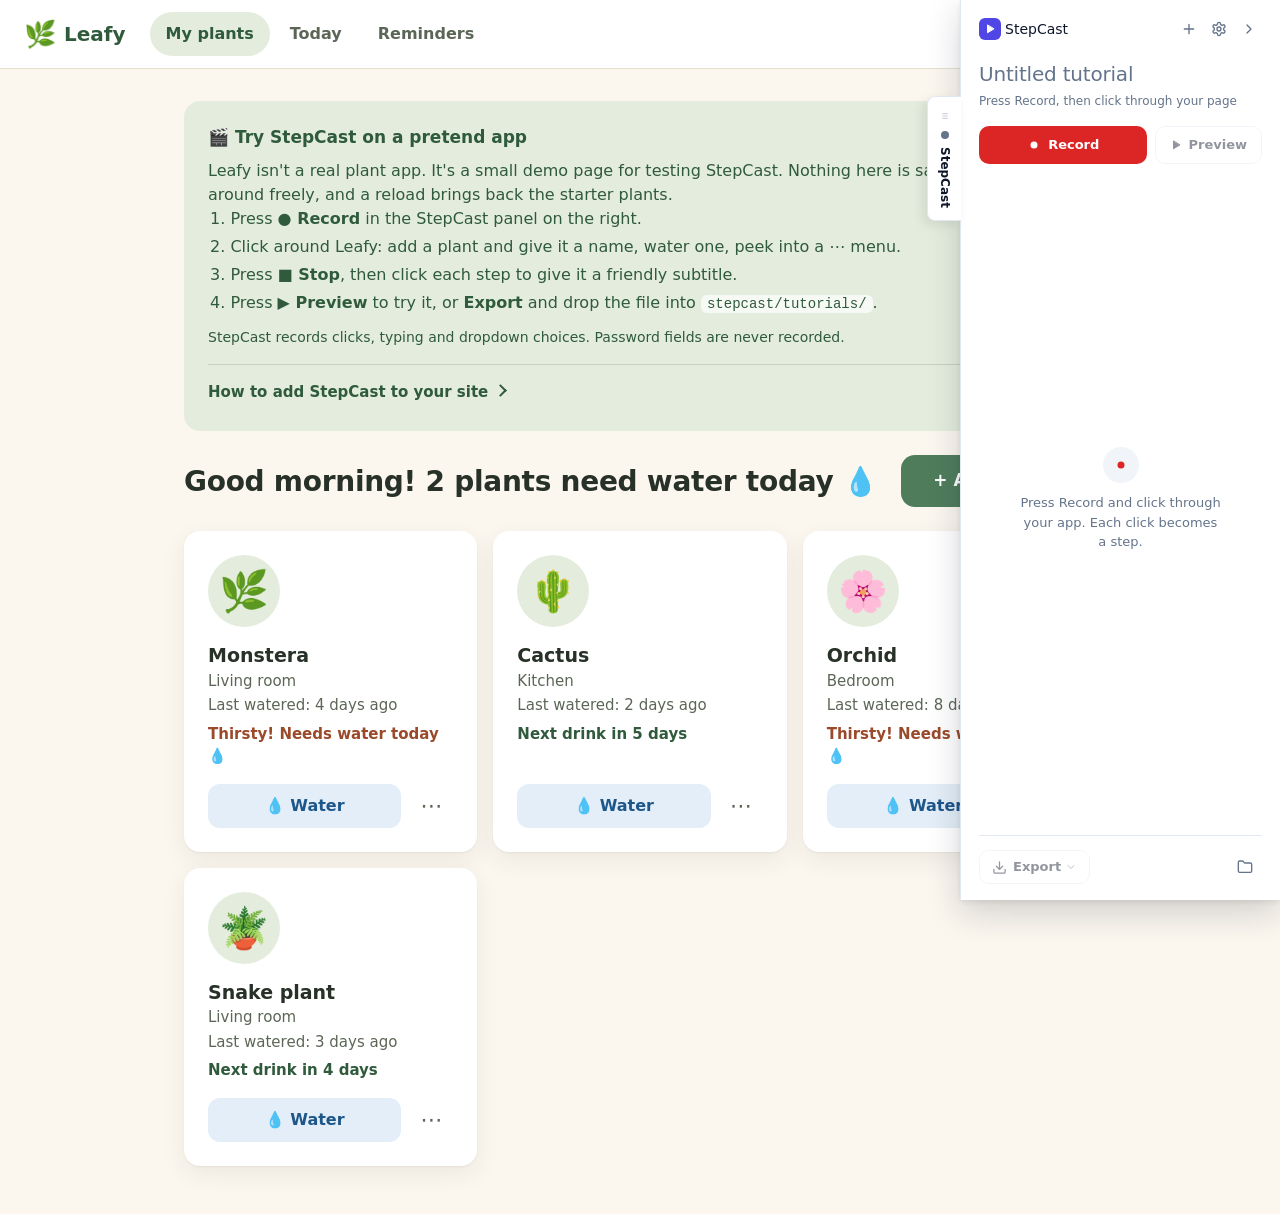
<file: index.html>
<!doctype html>
<html lang="en">
<head>
  <meta charset="utf-8">
  <meta name="viewport" content="width=device-width, initial-scale=1">
  <title>Leafy · your plant care buddy</title>
  <link rel="stylesheet" href="leafy.css">
</head>
<body>
  <header class="topbar">
    <div class="logo"><span class="logo-mark" aria-hidden="true">🌿</span> Leafy</div>
    <div class="tabs" role="tablist" aria-label="Views">
      <button class="tab" type="button" role="tab" id="tab-plants" aria-controls="view-garden" aria-selected="true" data-action="tab-plants">My plants</button>
      <button class="tab" type="button" role="tab" id="tab-today" aria-controls="view-garden" aria-selected="false" data-action="tab-today">Today</button>
      <button class="tab" type="button" role="tab" id="tab-reminders" aria-controls="view-reminders" aria-selected="false" data-action="tab-reminders">Reminders</button>
    </div>
    <button class="profile" type="button" data-action="profile" aria-label="Your profile"><span aria-hidden="true">🧑‍🌾</span></button>
  </header>

  <main class="page">
    <!-- intro:start -->
    <section class="intro" aria-labelledby="intro-title">
      <p class="intro-title" id="intro-title">🎬 Try StepCast on a pretend app</p>
      <p>Leafy isn't a real plant app. It's a small demo page for testing StepCast. Nothing here is saved, so click around freely, and a reload brings back the starter plants.</p>
      <ol>
        <li>Press <strong>● Record</strong> in the StepCast panel on the right.</li>
        <li>Click around Leafy: add a plant and give it a name, water one, peek into a ⋯ menu.</li>
        <li>Press <strong>■ Stop</strong>, then click each step to give it a friendly subtitle.</li>
        <li>Press <strong>▶ Preview</strong> to try it, or <strong>Export</strong> and drop the file into <code>stepcast/tutorials/</code>.</li>
      </ol>
      <p class="intro-note">StepCast records clicks, typing and dropdown choices. Password fields are never recorded.</p>
      <details class="install">
        <summary class="install-summary">How to add StepCast to your site</summary>
        <ol class="install-steps">
          <li><strong>Copy the stepcast/ folder</strong> into your project. Any folder works, just keep everything inside it together.</li>
          <li><strong>While making tutorials</strong>, add the recorder to your page:
            <pre class="code-block"><code>&lt;script src="stepcast/stepcast-recorder.js"&gt;&lt;/script&gt;</code></pre>
          </li>
          <li><strong>On your live site</strong>, add only the player. Never the recorder.
            <pre class="code-block"><code>&lt;script src="stepcast/stepcast-player.js"&gt;&lt;/script&gt;</code></pre>
          </li>
          <li><strong>Start a tutorial</strong> with a link:
            <pre class="code-block"><code>&lt;a href="#" data-tutorial="add-a-plant"&gt;Show me how&lt;/a&gt;</code></pre>
          </li>
        </ol>
        <p class="intro-note">Serve your pages over http, not by opening the file directly. Change the paths above if you put the folder somewhere else. More in stepcast/README.md.</p>
      </details>
    </section>
    <!-- intro:end -->

    <div class="hero">
      <h1 class="greeting" id="greeting">Good morning!</h1>
      <button class="btn btn-primary btn-big" type="button" data-action="add-plant">+ Add a plant</button>
    </div>

    <section id="view-garden" role="tabpanel" aria-labelledby="tab-plants">
      <div class="garden" id="garden"></div>
      <div class="empty" id="garden-empty" hidden></div>
    </section>

    <section id="view-reminders" role="tabpanel" aria-labelledby="tab-reminders" hidden>
      <h2 class="reminders-title">Upcoming waterings</h2>
      <ol class="reminders" id="reminder-list"></ol>
    </section>
  </main>

  <!-- A plain div overlay, not <dialog>.showModal(): StepCast's overlay can't sit above a native modal. -->
  <div class="popup-backdrop" id="add-popup" hidden>
    <div class="popup" role="dialog" aria-modal="true" aria-labelledby="add-popup-title">
      <h2 class="popup-title" id="add-popup-title">Let's add a plant 🌱</h2>
      <fieldset class="field">
        <legend class="field-label">Pick an emoji</legend>
        <div class="chips" id="emoji-chips"></div>
      </fieldset>
      <label class="field">
        <span class="field-label">Name</span>
        <input id="new-plant-name" type="text" data-action="new-plant-name" autocomplete="off" maxlength="40">
      </label>
      <fieldset class="field">
        <legend class="field-label">Which room?</legend>
        <div class="chips" id="room-chips"></div>
      </fieldset>
      <fieldset class="field">
        <legend class="field-label">How often does it like a drink?</legend>
        <div class="chips" id="water-chips"></div>
      </fieldset>
      <div class="popup-actions">
        <button class="btn" type="button" data-action="cancel-add">Cancel</button>
        <button class="btn btn-primary" type="button" data-action="save-plant">Save plant</button>
      </div>
    </div>
  </div>

  <div class="toast" id="toast" role="status" aria-live="polite"></div>

  <script src="stepcast/stepcast-recorder.js" data-stable-attrs="data-action"></script>
  <script src="leafy.js"></script>
</body>
</html>
</file>
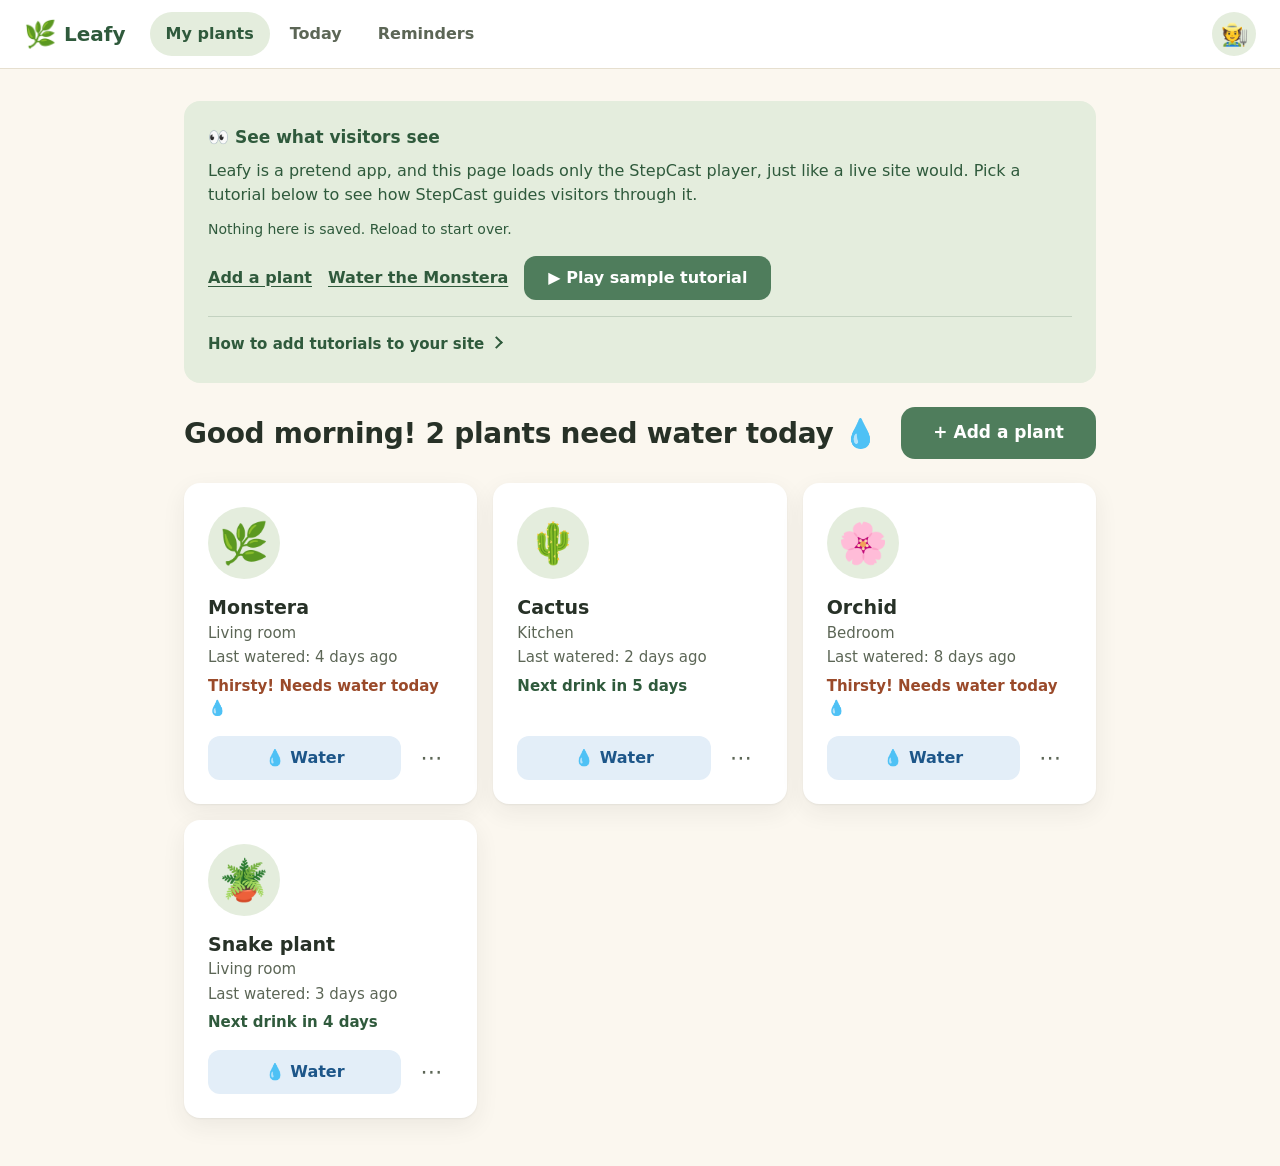
<file: player-demo.html>
<!doctype html>
<html lang="en">
<head>
  <meta charset="utf-8">
  <meta name="viewport" content="width=device-width, initial-scale=1">
  <title>Leafy · your plant care buddy</title>
  <link rel="stylesheet" href="leafy.css">
</head>
<body>
  <header class="topbar">
    <div class="logo"><span class="logo-mark" aria-hidden="true">🌿</span> Leafy</div>
    <div class="tabs" role="tablist" aria-label="Views">
      <button class="tab" type="button" role="tab" id="tab-plants" aria-controls="view-garden" aria-selected="true" data-action="tab-plants">My plants</button>
      <button class="tab" type="button" role="tab" id="tab-today" aria-controls="view-garden" aria-selected="false" data-action="tab-today">Today</button>
      <button class="tab" type="button" role="tab" id="tab-reminders" aria-controls="view-reminders" aria-selected="false" data-action="tab-reminders">Reminders</button>
    </div>
    <button class="profile" type="button" data-action="profile" aria-label="Your profile"><span aria-hidden="true">🧑‍🌾</span></button>
  </header>

  <main class="page">
    <!-- intro:start -->
    <section class="intro" aria-labelledby="intro-title">
      <p class="intro-title" id="intro-title">👀 See what visitors see</p>
      <p>Leafy is a pretend app, and this page loads only the StepCast player, just like a live site would. Pick a tutorial below to see how StepCast guides visitors through it.</p>
      <p class="intro-note">Nothing here is saved. Reload to start over.</p>
      <div class="intro-actions">
        <a class="intro-link" href="#" data-action="play-tutorial-add-a-plant" data-tutorial="add-a-plant">Add a plant</a>
        <a class="intro-link" href="#" data-action="play-tutorial-water-a-plant" data-tutorial="water-a-plant">Water the Monstera</a>
        <button class="btn btn-primary" type="button" data-action="play-sample" data-stepcast-ignore>▶ Play sample tutorial</button>
      </div>
      <details class="install">
        <summary class="install-summary">How to add tutorials to your site</summary>
        <ol class="install-steps">
          <li><strong>Copy the stepcast/ folder</strong> into your project, with your tutorials in stepcast/tutorials/.</li>
          <li><strong>Add the player</strong> to your page:
            <pre class="code-block"><code>&lt;script src="stepcast/stepcast-player.js"&gt;&lt;/script&gt;</code></pre>
          </li>
          <li><strong>Start a tutorial</strong> with a link:
            <pre class="code-block"><code>&lt;a href="#" data-tutorial="add-a-plant"&gt;Show me how&lt;/a&gt;</code></pre>
          </li>
        </ol>
        <p class="intro-note">Serve your pages over http, not by opening the file directly. More in stepcast/README.md.</p>
      </details>
    </section>
    <!-- intro:end -->

    <div class="hero">
      <h1 class="greeting" id="greeting">Good morning!</h1>
      <button class="btn btn-primary btn-big" type="button" data-action="add-plant">+ Add a plant</button>
    </div>

    <section id="view-garden" role="tabpanel" aria-labelledby="tab-plants">
      <div class="garden" id="garden"></div>
      <div class="empty" id="garden-empty" hidden></div>
    </section>

    <section id="view-reminders" role="tabpanel" aria-labelledby="tab-reminders" hidden>
      <h2 class="reminders-title">Upcoming waterings</h2>
      <ol class="reminders" id="reminder-list"></ol>
    </section>
  </main>

  <!-- A plain div overlay, not <dialog>.showModal(): StepCast's overlay can't sit above a native modal. -->
  <div class="popup-backdrop" id="add-popup" hidden>
    <div class="popup" role="dialog" aria-modal="true" aria-labelledby="add-popup-title">
      <h2 class="popup-title" id="add-popup-title">Let's add a plant 🌱</h2>
      <fieldset class="field">
        <legend class="field-label">Pick an emoji</legend>
        <div class="chips" id="emoji-chips"></div>
      </fieldset>
      <label class="field">
        <span class="field-label">Name</span>
        <input id="new-plant-name" type="text" data-action="new-plant-name" autocomplete="off" maxlength="40">
      </label>
      <fieldset class="field">
        <legend class="field-label">Which room?</legend>
        <div class="chips" id="room-chips"></div>
      </fieldset>
      <fieldset class="field">
        <legend class="field-label">How often does it like a drink?</legend>
        <div class="chips" id="water-chips"></div>
      </fieldset>
      <div class="popup-actions">
        <button class="btn" type="button" data-action="cancel-add">Cancel</button>
        <button class="btn btn-primary" type="button" data-action="save-plant">Save plant</button>
      </div>
    </div>
  </div>

  <div class="toast" id="toast" role="status" aria-live="polite"></div>

  <script src="stepcast/stepcast-player.js"></script>
  <script src="leafy.js"></script>
</body>
</html>
</file>
<file: leafy.css>
/* Leafy: a tiny, friendly plant care app used to demo StepCast. Shared by index.html and player-demo.html. */

:root {
  /* Light theme. Every color is a variable so a dark theme can be added later by overriding these. */
  --bg: #fbf7ef;            /* cream page */
  --surface: #ffffff;
  --surface-sunk: #f4efe3;
  --ink: #273127;
  --ink-soft: #5c6656;      /* 6.0:1 on white, 5.6:1 on cream */
  --line: #e6dfcf;
  --sage: #4f7d5c;          /* main color; white text on it is 4.75:1 */
  --sage-strong: #406a4c;
  --sage-soft: #e4eddd;
  --sage-ink: #2f5a3c;
  --water-soft: #e3eef8;
  --water-ink: #1d5689;
  --thirsty-ink: #9a4a2a;
  --danger-ink: #a33d28;
  --toast-bg: #273127;
  --toast-ink: #fbf7ef;
  --backdrop: rgba(39, 49, 39, 0.35);
  --code-bg: rgba(255, 255, 255, 0.7);   /* code on the sage intro card */
  --sage-line: rgba(47, 90, 60, 0.18);   /* dividers on the sage intro card */

  --radius-sm: 12px;
  --radius: 14px;
  --radius-lg: 16px;
  --shadow: 0 1px 2px rgba(39, 49, 39, 0.06), 0 8px 24px rgba(39, 49, 39, 0.07);
  --shadow-pop: 0 12px 40px rgba(39, 49, 39, 0.18);
  --focus: 0 0 0 3px var(--surface), 0 0 0 5px var(--sage);

  --space-1: 4px;
  --space-2: 8px;
  --space-3: 12px;
  --space-4: 16px;
  --space-5: 24px;
  --space-6: 32px;
  --space-7: 48px;
}

* { box-sizing: border-box; }

body {
  margin: 0;
  background: var(--bg);
  color: var(--ink);
  font: 16px/1.5 system-ui, -apple-system, "Segoe UI", Roboto, sans-serif;
}

h1, h2, h3, p, ol, ul { margin: 0; }
button, input { font: inherit; color: inherit; }
button { cursor: pointer; }
:focus-visible { outline: none; box-shadow: var(--focus); }
[hidden] { display: none !important; }

.sr-only {
  position: absolute;
  width: 1px;
  height: 1px;
  overflow: hidden;
  clip: rect(0 0 0 0);
  white-space: nowrap;
}

/* ---------------------------------------------------------------- buttons */

.btn {
  display: inline-flex;
  align-items: center;
  justify-content: center;
  gap: var(--space-2);
  min-height: 44px;
  padding: 0 var(--space-5);
  border: 0;
  border-radius: var(--radius-sm);
  background: var(--surface-sunk);
  font-weight: 600;
  white-space: nowrap;
}
.btn:hover { background: var(--line); }

.btn-primary { background: var(--sage); color: #fff; }
.btn-primary:hover { background: var(--sage-strong); }

.btn-big { min-height: 52px; padding: 0 var(--space-6); font-size: 17px; border-radius: var(--radius); }

.btn-water { flex: 1; background: var(--water-soft); color: var(--water-ink); }
.btn-water:hover { background: #d3e4f3; }

.btn-icon {
  width: 44px;
  height: 44px;
  padding: 0;
  border: 0;
  border-radius: var(--radius-sm);
  background: transparent;
  font-size: 22px;
  line-height: 1;
  color: var(--ink-soft);
}
.btn-icon:hover, .btn-icon[aria-expanded="true"] { background: var(--surface-sunk); color: var(--ink); }

/* ---------------------------------------------------------------- top bar */

.topbar {
  display: flex;
  flex-wrap: wrap;
  align-items: center;
  gap: var(--space-3) var(--space-5);
  padding: var(--space-3) var(--space-5);
  background: var(--surface);
  border-bottom: 1px solid var(--line);
}

.logo { display: flex; align-items: center; gap: var(--space-2); font-size: 20px; font-weight: 800; color: var(--sage-ink); }
.logo-mark { font-size: 26px; }

.tabs { display: flex; gap: var(--space-1); flex: 1; }
.tab {
  min-height: 44px;
  padding: 0 var(--space-4);
  border: 0;
  border-radius: 999px;
  background: transparent;
  color: var(--ink-soft);
  font-weight: 600;
}
.tab:hover { background: var(--surface-sunk); color: var(--ink); }
.tab[aria-selected="true"] { background: var(--sage-soft); color: var(--sage-ink); }

.profile {
  width: 44px;
  height: 44px;
  border: 0;
  border-radius: 50%;
  background: var(--sage-soft);
  font-size: 22px;
}
.profile:hover { background: #d6e3cc; }

/* ------------------------------------------------------------------- page */

.page {
  max-width: 960px;
  margin: 0 auto;
  padding: var(--space-6) var(--space-5) var(--space-7);
  display: flex;
  flex-direction: column;
  gap: var(--space-5);
}

.intro {
  padding: var(--space-5);
  border-radius: var(--radius-lg);
  background: var(--sage-soft);
  color: var(--sage-ink);
}
.intro-title { font-weight: 700; font-size: 17px; margin-bottom: var(--space-2); }
.intro ol { padding-left: 1.4em; display: grid; gap: var(--space-1); }
.intro code { font-size: 14px; background: var(--code-bg); padding: 1px 6px; border-radius: 6px; }
.intro-note { margin-top: var(--space-3); font-size: 14px; }
.intro-actions { display: flex; flex-wrap: wrap; align-items: center; gap: var(--space-2) var(--space-4); margin-top: var(--space-4); }
.intro-link { color: var(--sage-ink); font-weight: 600; text-underline-offset: 3px; }

/* "How to add StepCast": a native <details>, closed by default, no JavaScript. */
.install { margin-top: var(--space-4); padding-top: var(--space-3); border-top: 1px solid var(--sage-line); }
.install-summary {
  display: inline-flex;
  align-items: center;
  gap: var(--space-2);
  padding: var(--space-1) 0;
  border-radius: 6px;
  font-weight: 700;
  font-size: 15px;
  cursor: pointer;
  list-style: none; /* hide the default triangle (Firefox) */
}
.install-summary::-webkit-details-marker { display: none; } /* and in Safari/Chrome */
.install-summary::after {
  content: "";
  width: 7px;
  height: 7px;
  margin-top: -2px;
  border-right: 2px solid currentColor;
  border-bottom: 2px solid currentColor;
  transform: rotate(-45deg); /* pointing right while closed */
  transition: transform 0.15s ease;
}
.install[open] > .install-summary::after { transform: rotate(45deg); margin-top: -4px; } /* pointing down */
.install ol.install-steps { margin-top: var(--space-3); gap: var(--space-3); }
.install-steps > li { min-width: 0; } /* lets code blocks scroll instead of widening the card */
.code-block {
  margin: var(--space-2) 0 0;
  padding: var(--space-2) var(--space-3);
  overflow-x: auto;
  border-radius: 8px;
  background: var(--code-bg);
  font: 13px/1.5 ui-monospace, SFMono-Regular, Menlo, monospace;
  white-space: pre;
}
.intro .code-block code { padding: 0; background: none; font: inherit; }

@media (prefers-reduced-motion: reduce) {
  .install-summary::after { transition: none; }
}

.hero {
  display: flex;
  flex-wrap: wrap;
  align-items: center;
  justify-content: space-between;
  gap: var(--space-4);
}
.greeting { font-size: clamp(22px, 3.2vw, 28px); line-height: 1.25; font-weight: 750; letter-spacing: -0.01em; }

/* ------------------------------------------------------------ plant cards */

.garden {
  display: grid;
  grid-template-columns: repeat(auto-fill, minmax(240px, 1fr));
  gap: var(--space-4);
}

.plant-card {
  position: relative;
  display: flex;
  flex-direction: column;
  gap: var(--space-4);
  padding: var(--space-5);
  border-radius: var(--radius-lg);
  background: var(--surface);
  box-shadow: var(--shadow);
}
.plant-card.is-new { animation: plant-in 0.4s ease-out; }

.plant-emoji {
  display: grid;
  place-items: center;
  width: 72px;
  height: 72px;
  border-radius: 50%;
  background: var(--sage-soft);
  font-size: 40px;
  line-height: 1;
}

.plant-info { display: grid; gap: 2px; }
.plant-name { font-size: 19px; line-height: 1.3; }
.plant-room, .plant-watered { color: var(--ink-soft); font-size: 15px; }
.plant-status { margin-top: var(--space-1); font-size: 15px; font-weight: 600; color: var(--sage-ink); }
.plant-card.is-thirsty .plant-status { color: var(--thirsty-ink); }

.plant-actions { display: flex; align-items: center; gap: var(--space-2); margin-top: auto; }
.plant-menu { position: relative; }

.menu {
  position: absolute;
  top: calc(100% + var(--space-1));
  right: 0;
  z-index: 20;
  display: grid;
  min-width: 190px;
  padding: var(--space-1);
  border-radius: var(--radius-sm);
  background: var(--surface);
  box-shadow: var(--shadow-pop);
}
.menu-item {
  display: flex;
  align-items: center;
  gap: var(--space-2);
  min-height: 44px;
  padding: 0 var(--space-3);
  border: 0;
  border-radius: 8px;
  background: transparent;
  text-align: left;
}
.menu-item:hover { background: var(--surface-sunk); }
.menu-item-danger { color: var(--danger-ink); }

.empty {
  padding: var(--space-6) var(--space-5);
  border-radius: var(--radius-lg);
  background: var(--surface);
  text-align: center;
  color: var(--ink-soft);
  font-size: 17px;
}
.empty strong { display: block; margin-bottom: var(--space-2); color: var(--ink); font-size: 20px; }
.empty .btn { margin-top: var(--space-4); }

/* -------------------------------------------------------------- reminders */

.reminders-title { font-size: 20px; margin-bottom: var(--space-3); }
.reminders { list-style: none; padding: 0; display: grid; gap: var(--space-2); }
.reminder {
  display: flex;
  align-items: center;
  gap: var(--space-4);
  padding: var(--space-3) var(--space-4);
  border-radius: var(--radius);
  background: var(--surface);
  box-shadow: var(--shadow);
}
.reminder-emoji { font-size: 28px; }
.reminder-text { flex: 1; }
.reminder-room { color: var(--ink-soft); font-size: 15px; }
.reminder-when { font-weight: 600; color: var(--sage-ink); }
.reminder-when.is-today { color: var(--thirsty-ink); }

/* ------------------------------------------------------------------ popup */

.popup-backdrop {
  position: fixed;
  inset: 0;
  z-index: 100;
  display: grid;
  place-items: center;
  padding: var(--space-4);
  background: var(--backdrop);
}

.popup {
  width: min(480px, 100%);
  max-height: calc(100vh - 2 * var(--space-4));
  overflow-y: auto;
  display: flex;
  flex-direction: column;
  gap: var(--space-5);
  padding: var(--space-6);
  border-radius: var(--radius-lg);
  background: var(--surface);
  box-shadow: var(--shadow-pop);
}
.popup-title { font-size: 22px; }

.field { display: grid; gap: var(--space-2); margin: 0; padding: 0; border: 0; min-width: 0; }
.field-label { padding: 0; font-weight: 600; font-size: 15px; }
.field input {
  min-height: 48px;
  padding: 0 var(--space-4);
  border: 1px solid var(--line);
  border-radius: var(--radius-sm);
  background: var(--bg);
}
.field input:focus-visible { border-color: var(--sage); }

.chips { display: flex; flex-wrap: wrap; gap: var(--space-2); }
.chip {
  min-height: 44px;
  padding: 0 var(--space-4);
  border: 1px solid var(--line);
  border-radius: 999px;
  background: var(--surface);
  font-weight: 500;
}
.chip:hover { border-color: var(--sage); }
.chip[aria-pressed="true"] { background: var(--sage); border-color: var(--sage); color: #fff; font-weight: 600; }
.chip-emoji { width: 52px; height: 52px; padding: 0; font-size: 26px; }

.popup-actions { display: flex; justify-content: flex-end; gap: var(--space-2); }

/* ------------------------------------------------------------------ toast */

/* Bottom-left, so it never hides behind StepCast's tutorial box, which centers itself at the bottom. */
.toast {
  position: fixed;
  left: var(--space-5);
  bottom: var(--space-5);
  z-index: 200;
  max-width: calc(100vw - 2 * var(--space-5));
  padding: var(--space-3) var(--space-5);
  border-radius: 999px;
  background: var(--toast-bg);
  color: var(--toast-ink);
  font-weight: 500;
  transform: translateY(12px);
  opacity: 0;
  pointer-events: none;
  transition: opacity 0.2s ease, transform 0.2s ease;
}
.toast.is-visible { opacity: 1; transform: none; }

@keyframes plant-in {
  from { opacity: 0; transform: translateY(8px) scale(0.98); }
}

@media (prefers-reduced-motion: reduce) {
  .toast { transition: opacity 0.2s ease; transform: none; }
  .plant-card.is-new { animation: none; }
}

/* -------------------------------------------------------------- narrow */

@media (max-width: 640px) {
  .topbar { padding: var(--space-3) var(--space-4); }
  .tabs { order: 3; flex-basis: 100%; }
  .tab { flex: 1; padding: 0 var(--space-2); }
  .logo { flex: 1; }
  .page { padding: var(--space-5) var(--space-4) var(--space-7); }
  .hero .btn-big { width: 100%; }
  .garden { grid-template-columns: 1fr; }
  .popup { padding: var(--space-5); }
}
</file>
